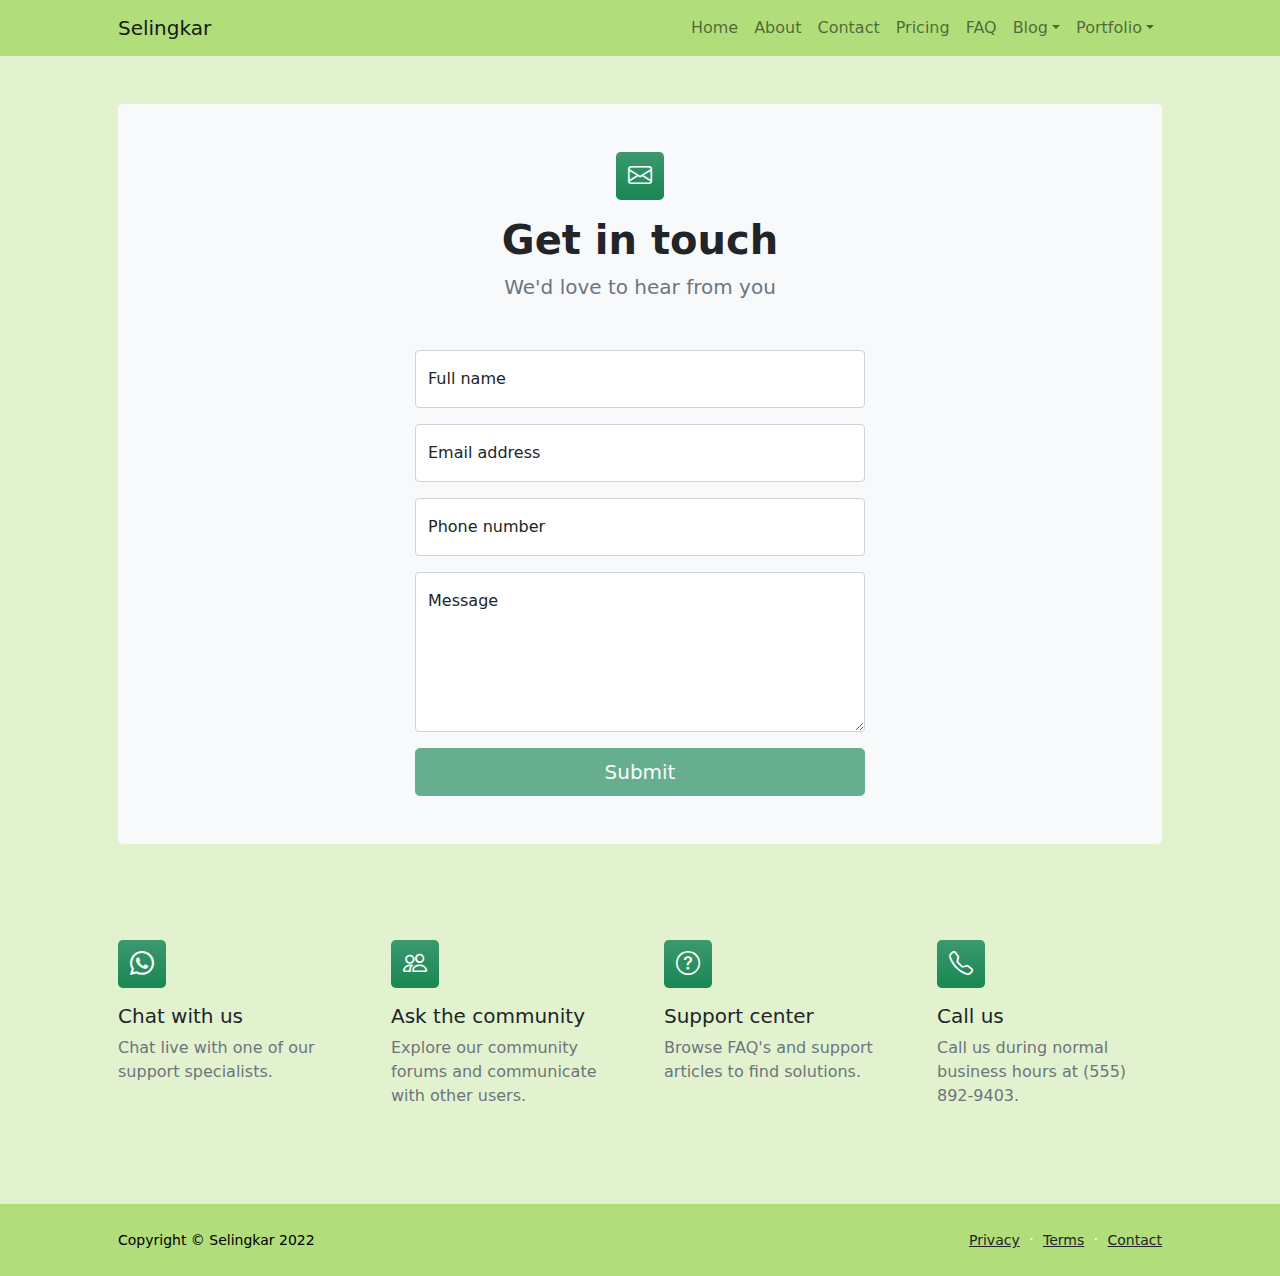
<file: selingkar/contact.html>
<!DOCTYPE html>
<html lang="en">
    <head>
        <meta charset="utf-8" />
        <meta name="viewport" content="width=device-width, initial-scale=1, shrink-to-fit=no" />
        <meta name="description" content />
        <meta name="author" content />
        <title>Selingkar - Sekolah Literasi Sayang Keluarga</title>
        <!-- Favicon-->
        <link rel="icon" type="image/x-icon" href="assets/logo.png" />
        <!-- Bootstrap icons-->
        <link href="https://cdn.jsdelivr.net/npm/bootstrap-icons@1.5.0/font/bootstrap-icons.css" rel="stylesheet" />
        <!-- Core theme CSS (includes Bootstrap)-->
        <link href="css/styles.css" rel="stylesheet" />
    </head>
    <body class="d-flex flex-column">
        <main class="flex-shrink-0">
            <!-- Navigation-->
            <nav class="navbar navbar-expand-lg navbar-light bg-green-2">
                <div class="container px-5">
                    <a class="navbar-brand" href="index.html">Selingkar</a>
                    <button class="navbar-toggler" type="button" data-bs-toggle="collapse" data-bs-target="#navbarSupportedContent" aria-controls="navbarSupportedContent" aria-expanded="false" aria-label="Toggle navigation"><span class="navbar-toggler-icon"></span></button>
                    <div class="collapse navbar-collapse" id="navbarSupportedContent">
                        <ul class="navbar-nav ms-auto mb-2 mb-lg-0">
                            <li class="nav-item"><a class="nav-link" href="index.html">Home</a></li>
                            <li class="nav-item"><a class="nav-link" href="about.html">About</a></li>
                            <li class="nav-item"><a class="nav-link" href="contact.html">Contact</a></li>
                            <li class="nav-item"><a class="nav-link" href="pricing.html">Pricing</a></li>
                            <li class="nav-item"><a class="nav-link" href="faq.html">FAQ</a></li>
                            <li class="nav-item dropdown">
                                <a class="nav-link dropdown-toggle" id="navbarDropdownBlog" href="#" role="button" data-bs-toggle="dropdown" aria-expanded="false">Blog</a>
                                <ul class="dropdown-menu dropdown-menu-end" aria-labelledby="navbarDropdownBlog">
                                    <li><a class="dropdown-item" href="blog-home.html">Blog Home</a></li>
                                    <li><a class="dropdown-item" href="blog-post.html">Blog Post</a></li>
                                </ul>
                            </li>
                            <li class="nav-item dropdown">
                                <a class="nav-link dropdown-toggle" id="navbarDropdownPortfolio" href="#" role="button" data-bs-toggle="dropdown" aria-expanded="false">Portfolio</a>
                                <ul class="dropdown-menu dropdown-menu-end" aria-labelledby="navbarDropdownPortfolio">
                                    <li><a class="dropdown-item" href="portfolio-overview.html">Portfolio Overview</a></li>
                                    <li><a class="dropdown-item" href="portfolio-item.html">Portfolio Item</a></li>
                                </ul>
                            </li>
                        </ul>
                    </div>
                </div>
            </nav>
            <!-- Page content-->
            <section class="py-5 bg-green-3">
                <div class="container px-5">
                    <!-- Contact form-->
                    <div class="bg-light rounded-3 py-5 px-4 px-md-5 mb-5">
                        <div class="text-center mb-5">
                            <div class="feature bg-success bg-gradient text-white rounded-3 mb-3"><i class="bi bi-envelope"></i></div>
                            <h1 class="fw-bolder">Get in touch</h1>
                            <p class="lead fw-normal text-muted mb-0">We'd love to hear from you</p>
                        </div>
                        <div class="row gx-5 justify-content-center">
                            <div class="col-lg-8 col-xl-6">
                                <!-- * * * * * * * * * * * * * * *-->
                                <!-- * * SB Forms Contact Form * *-->
                                <!-- * * * * * * * * * * * * * * *-->
                                <!-- This form is pre-integrated with SB Forms.-->
                                <!-- To make this form functional, sign up at-->
                                <!-- https://startbootstrap.com/solution/contact-forms-->
                                <!-- to get an API token!-->
                                <form id="contactForm" data-sb-form-api-token="API_TOKEN">
                                    <!-- Name input-->
                                    <div class="form-floating mb-3">
                                        <input class="form-control" id="name" type="text" placeholder="Enter your name..." data-sb-validations="required" />
                                        <label for="name">Full name</label>
                                        <div class="invalid-feedback" data-sb-feedback="name:required">A name is required.</div>
                                    </div>
                                    <!-- Email address input-->
                                    <div class="form-floating mb-3">
                                        <input class="form-control" id="email" type="email" placeholder="name@example.com" data-sb-validations="required,email" />
                                        <label for="email">Email address</label>
                                        <div class="invalid-feedback" data-sb-feedback="email:required">An email is required.</div>
                                        <div class="invalid-feedback" data-sb-feedback="email:email">Email is not valid.</div>
                                    </div>
                                    <!-- Phone number input-->
                                    <div class="form-floating mb-3">
                                        <input class="form-control" id="phone" type="tel" placeholder="(123) 456-7890" data-sb-validations="required" />
                                        <label for="phone">Phone number</label>
                                        <div class="invalid-feedback" data-sb-feedback="phone:required">A phone number is required.</div>
                                    </div>
                                    <!-- Message input-->
                                    <div class="form-floating mb-3">
                                        <textarea class="form-control" id="message" type="text" placeholder="Enter your message here..." style="height: 10rem" data-sb-validations="required"></textarea>
                                        <label for="message">Message</label>
                                        <div class="invalid-feedback" data-sb-feedback="message:required">A message is required.</div>
                                    </div>
                                    <!-- Submit success message-->
                                    <!---->
                                    <!-- This is what your users will see when the form-->
                                    <!-- has successfully submitted-->
                                    <div class="d-none" id="submitSuccessMessage">
                                        <div class="text-center mb-3">
                                            <div class="fw-bolder">Form submission successful!</div>
                                            To activate this form, sign up at
                                            <br />
                                            <a href="https://startbootstrap.com/solution/contact-forms">https://startbootstrap.com/solution/contact-forms</a>
                                        </div>
                                    </div>
                                    <!-- Submit error message-->
                                    <!---->
                                    <!-- This is what your users will see when there is-->
                                    <!-- an error submitting the form-->
                                    <div class="d-none" id="submitErrorMessage"><div class="text-center text-danger mb-3">Error sending message!</div></div>
                                    <!-- Submit Button-->
                                    <div class="d-grid"><button class="btn btn-success btn-lg disabled" id="submitButton" type="submit">Submit</button></div>
                                </form>
                            </div>
                        </div>
                    </div>
                    <!-- Contact cards-->
                    <div class="row gx-5 row-cols-2 row-cols-lg-4 py-5">
                        <div class="col">
                            <div class="feature bg-success bg-gradient text-white rounded-3 mb-3"><i class="bi bi-whatsapp"></i></div>
                            <div class="h5 mb-2">Chat with us</div>
                            <p class="text-muted mb-0">Chat live with one of our support specialists.</p>
                        </div>
                        <div class="col">
                            <div class="feature bg-success bg-gradient text-white rounded-3 mb-3"><i class="bi bi-people"></i></div>
                            <div class="h5">Ask the community</div>
                            <p class="text-muted mb-0">Explore our community forums and communicate with other users.</p>
                        </div>
                        <div class="col">
                            <div class="feature bg-success bg-gradient text-white rounded-3 mb-3"><i class="bi bi-question-circle"></i></div>
                            <div class="h5">Support center</div>
                            <p class="text-muted mb-0">Browse FAQ's and support articles to find solutions.</p>
                        </div>
                        <div class="col">
                            <div class="feature bg-success bg-gradient text-white rounded-3 mb-3"><i class="bi bi-telephone"></i></div>
                            <div class="h5">Call us</div>
                            <p class="text-muted mb-0">Call us during normal business hours at (555) 892-9403.</p>
                        </div>
                    </div>
                </div>
            </section>
        </main>
        <!-- Footer-->
        <footer class="bg-green-2 py-4 mt-auto">
            <div class="container px-5">
                <div class="row align-items-center justify-content-between flex-column flex-sm-row">
                    <div class="col-auto"><div class="small m-0 text-black">Copyright &copy; Selingkar 2022</div></div>
                    <div class="col-auto">
                        <a class="link-dark small" href="#!">Privacy</a>
                        <span class="text-white mx-1">&middot;</span>
                        <a class="link-dark small" href="#!">Terms</a>
                        <span class="text-white mx-1">&middot;</span>
                        <a class="link-dark small" href="https://wa.me/6285733856792">Contact</a>
                    </div>
                </div>
            </div>
        </footer>
        <!-- Bootstrap core JS-->
        <script src="https://cdn.jsdelivr.net/npm/bootstrap@5.1.3/dist/js/bootstrap.bundle.min.js"></script>
        <!-- Core theme JS-->
        <script src="js/scripts.js"></script>
        <!-- * * * * * * * * * * * * * * * * * * * * * * * * * * * * * * * * * * * * * * * *-->
        <!-- * *                               SB Forms JS                               * *-->
        <!-- * * Activate your form at https://startbootstrap.com/solution/contact-forms * *-->
        <!-- * * * * * * * * * * * * * * * * * * * * * * * * * * * * * * * * * * * * * * * *-->
        <script src="https://cdn.startbootstrap.com/sb-forms-latest.js"></script>
    </body>
</html>
</file>
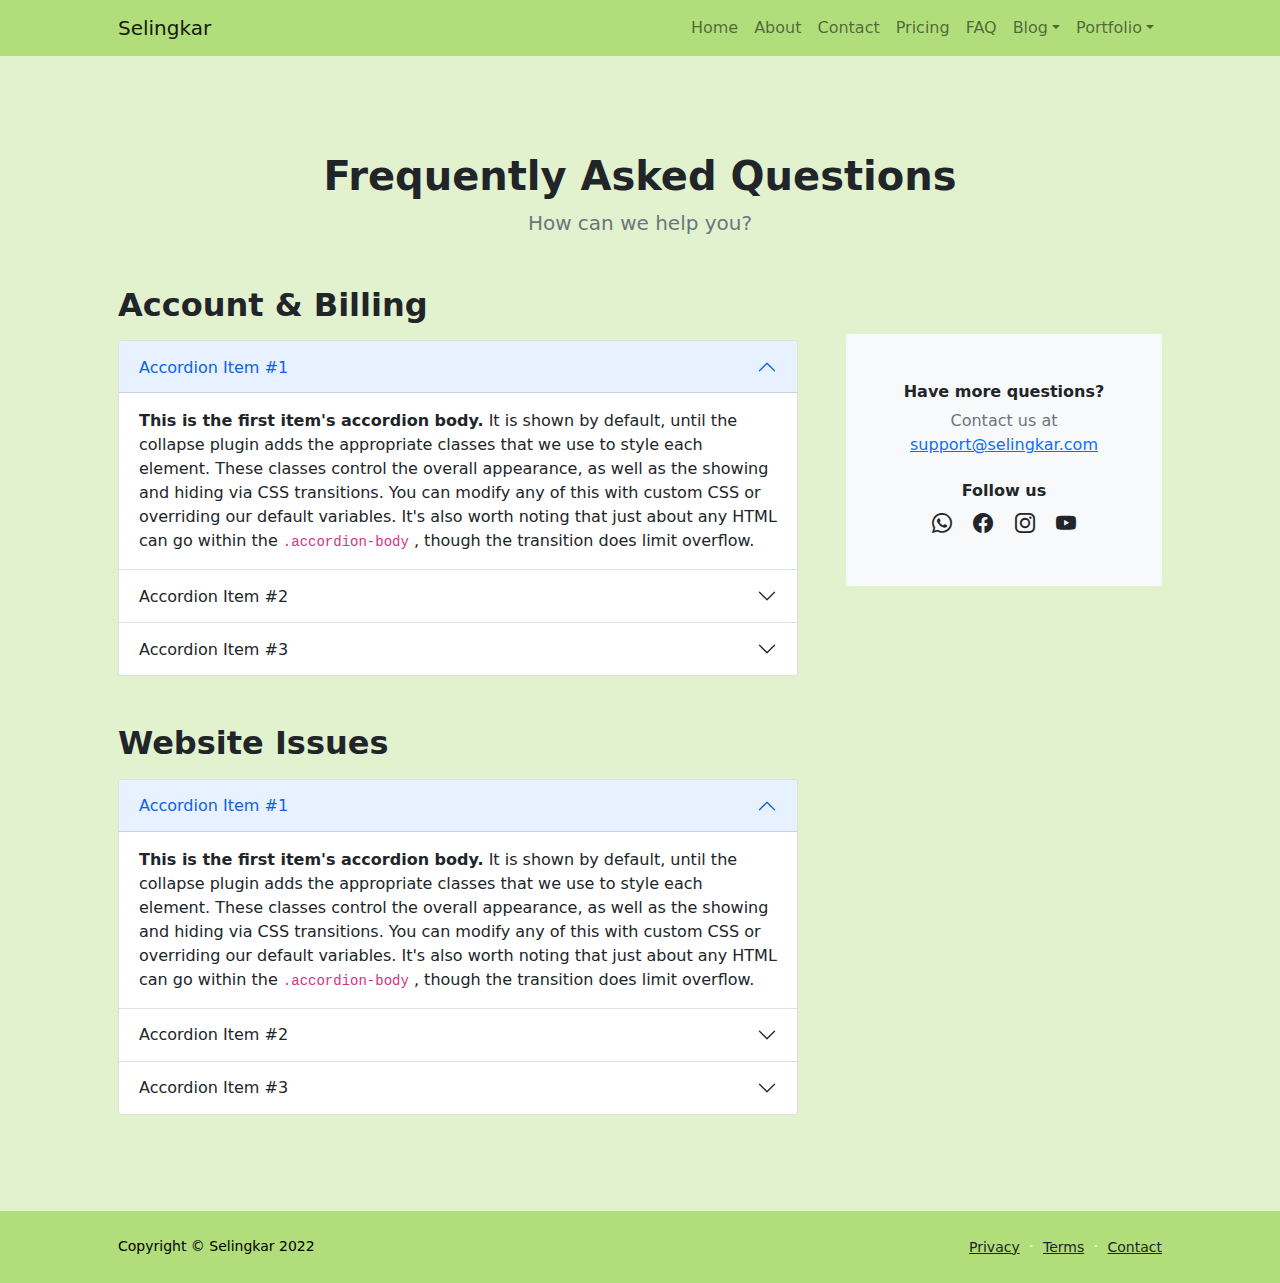
<file: selingkar/faq.html>
<!DOCTYPE html>
<html lang="en">
    <head>
        <meta charset="utf-8" />
        <meta name="viewport" content="width=device-width, initial-scale=1, shrink-to-fit=no" />
        <meta name="description" content="" />
        <meta name="author" content="" />
        <title>Selingkar - Sekolah Literasi Sayang Keluarga</title>
        <!-- Favicon-->
        <link rel="icon" type="image/x-icon" href="assets/logo.png" />
        <!-- Bootstrap icons-->
        <link href="https://cdn.jsdelivr.net/npm/bootstrap-icons@1.5.0/font/bootstrap-icons.css" rel="stylesheet" />
        <!-- Core theme CSS (includes Bootstrap)-->
        <link href="css/styles.css" rel="stylesheet" />
    </head>
    <body class="d-flex flex-column h-100">
        <main class="flex-shrink-0">
            <!-- Navigation-->
            <nav class="navbar navbar-expand-lg navbar-light bg-green-2">
                <div class="container px-5">
                    <a class="navbar-brand" href="index.html">Selingkar</a>
                    <button class="navbar-toggler" type="button" data-bs-toggle="collapse" data-bs-target="#navbarSupportedContent" aria-controls="navbarSupportedContent" aria-expanded="false" aria-label="Toggle navigation"><span class="navbar-toggler-icon"></span></button>
                    <div class="collapse navbar-collapse" id="navbarSupportedContent">
                        <ul class="navbar-nav ms-auto mb-2 mb-lg-0">
                            <li class="nav-item"><a class="nav-link" href="index.html">Home</a></li>
                            <li class="nav-item"><a class="nav-link" href="about.html">About</a></li>
                            <li class="nav-item"><a class="nav-link" href="contact.html">Contact</a></li>
                            <li class="nav-item"><a class="nav-link" href="pricing.html">Pricing</a></li>
                            <li class="nav-item"><a class="nav-link" href="faq.html">FAQ</a></li>
                            <li class="nav-item dropdown">
                                <a class="nav-link dropdown-toggle" id="navbarDropdownBlog" href="#" role="button" data-bs-toggle="dropdown" aria-expanded="false">Blog</a>
                                <ul class="dropdown-menu dropdown-menu-end" aria-labelledby="navbarDropdownBlog">
                                    <li><a class="dropdown-item" href="blog-home.html">Blog Home</a></li>
                                    <li><a class="dropdown-item" href="blog-post.html">Blog Post</a></li>
                                </ul>
                            </li>
                            <li class="nav-item dropdown">
                                <a class="nav-link dropdown-toggle" id="navbarDropdownPortfolio" href="#" role="button" data-bs-toggle="dropdown" aria-expanded="false">Portfolio</a>
                                <ul class="dropdown-menu dropdown-menu-end" aria-labelledby="navbarDropdownPortfolio">
                                    <li><a class="dropdown-item" href="portfolio-overview.html">Portfolio Overview</a></li>
                                    <li><a class="dropdown-item" href="portfolio-item.html">Portfolio Item</a></li>
                                </ul>
                            </li>
                        </ul>
                    </div>
                </div>
            </nav>
            <!-- Page Content-->
            <section class="py-5 bg-green-3">
                <div class="container px-5 my-5">
                    <div class="text-center mb-5">
                        <h1 class="fw-bolder">Frequently Asked Questions</h1>
                        <p class="lead fw-normal text-muted mb-0">How can we help you?</p>
                    </div>
                    <div class="row gx-5">
                        <div class="col-xl-8">
                            <!-- FAQ Accordion 1-->
                            <h2 class="fw-bolder mb-3">Account &amp; Billing</h2>
                            <div class="accordion mb-5" id="accordionExample">
                                <div class="accordion-item">
                                    <h3 class="accordion-header" id="headingOne"><button class="accordion-button" type="button" data-bs-toggle="collapse" data-bs-target="#collapseOne" aria-expanded="true" aria-controls="collapseOne">Accordion Item #1</button></h3>
                                    <div class="accordion-collapse collapse show" id="collapseOne" aria-labelledby="headingOne" data-bs-parent="#accordionExample">
                                        <div class="accordion-body">
                                            <strong>This is the first item's accordion body.</strong>
                                            It is shown by default, until the collapse plugin adds the appropriate classes that we use to style each element. These classes control the overall appearance, as well as the showing and hiding via CSS transitions. You can modify any of this with custom CSS or overriding our default variables. It's also worth noting that just about any HTML can go within the
                                            <code>.accordion-body</code>
                                            , though the transition does limit overflow.
                                        </div>
                                    </div>
                                </div>
                                <div class="accordion-item">
                                    <h3 class="accordion-header" id="headingTwo"><button class="accordion-button collapsed" type="button" data-bs-toggle="collapse" data-bs-target="#collapseTwo" aria-expanded="false" aria-controls="collapseTwo">Accordion Item #2</button></h3>
                                    <div class="accordion-collapse collapse" id="collapseTwo" aria-labelledby="headingTwo" data-bs-parent="#accordionExample">
                                        <div class="accordion-body">
                                            <strong>This is the second item's accordion body.</strong>
                                            It is hidden by default, until the collapse plugin adds the appropriate classes that we use to style each element. These classes control the overall appearance, as well as the showing and hiding via CSS transitions. You can modify any of this with custom CSS or overriding our default variables. It's also worth noting that just about any HTML can go within the
                                            <code>.accordion-body</code>
                                            , though the transition does limit overflow.
                                        </div>
                                    </div>
                                </div>
                                <div class="accordion-item">
                                    <h3 class="accordion-header" id="headingThree"><button class="accordion-button collapsed" type="button" data-bs-toggle="collapse" data-bs-target="#collapseThree" aria-expanded="false" aria-controls="collapseThree">Accordion Item #3</button></h3>
                                    <div class="accordion-collapse collapse" id="collapseThree" aria-labelledby="headingThree" data-bs-parent="#accordionExample">
                                        <div class="accordion-body">
                                            <strong>This is the third item's accordion body.</strong>
                                            It is hidden by default, until the collapse plugin adds the appropriate classes that we use to style each element. These classes control the overall appearance, as well as the showing and hiding via CSS transitions. You can modify any of this with custom CSS or overriding our default variables. It's also worth noting that just about any HTML can go within the
                                            <code>.accordion-body</code>
                                            , though the transition does limit overflow.
                                        </div>
                                    </div>
                                </div>
                            </div>
                            <!-- FAQ Accordion 2-->
                            <h2 class="fw-bolder mb-3">Website Issues</h2>
                            <div class="accordion mb-5 mb-xl-0" id="accordionExample2">
                                <div class="accordion-item">
                                    <h3 class="accordion-header" id="headingOne"><button class="accordion-button" type="button" data-bs-toggle="collapse" data-bs-target="#collapseOne" aria-expanded="true" aria-controls="collapseOne">Accordion Item #1</button></h3>
                                    <div class="accordion-collapse collapse show" id="collapseOne" aria-labelledby="headingOne" data-bs-parent="#accordionExample2">
                                        <div class="accordion-body">
                                            <strong>This is the first item's accordion body.</strong>
                                            It is shown by default, until the collapse plugin adds the appropriate classes that we use to style each element. These classes control the overall appearance, as well as the showing and hiding via CSS transitions. You can modify any of this with custom CSS or overriding our default variables. It's also worth noting that just about any HTML can go within the
                                            <code>.accordion-body</code>
                                            , though the transition does limit overflow.
                                        </div>
                                    </div>
                                </div>
                                <div class="accordion-item">
                                    <h3 class="accordion-header" id="headingTwo"><button class="accordion-button collapsed" type="button" data-bs-toggle="collapse" data-bs-target="#collapseTwo" aria-expanded="false" aria-controls="collapseTwo">Accordion Item #2</button></h3>
                                    <div class="accordion-collapse collapse" id="collapseTwo" aria-labelledby="headingTwo" data-bs-parent="#accordionExample2">
                                        <div class="accordion-body">
                                            <strong>This is the second item's accordion body.</strong>
                                            It is hidden by default, until the collapse plugin adds the appropriate classes that we use to style each element. These classes control the overall appearance, as well as the showing and hiding via CSS transitions. You can modify any of this with custom CSS or overriding our default variables. It's also worth noting that just about any HTML can go within the
                                            <code>.accordion-body</code>
                                            , though the transition does limit overflow.
                                        </div>
                                    </div>
                                </div>
                                <div class="accordion-item">
                                    <h3 class="accordion-header" id="headingThree"><button class="accordion-button collapsed" type="button" data-bs-toggle="collapse" data-bs-target="#collapseThree" aria-expanded="false" aria-controls="collapseThree">Accordion Item #3</button></h3>
                                    <div class="accordion-collapse collapse" id="collapseThree" aria-labelledby="headingThree" data-bs-parent="#accordionExample2">
                                        <div class="accordion-body">
                                            <strong>This is the third item's accordion body.</strong>
                                            It is hidden by default, until the collapse plugin adds the appropriate classes that we use to style each element. These classes control the overall appearance, as well as the showing and hiding via CSS transitions. You can modify any of this with custom CSS or overriding our default variables. It's also worth noting that just about any HTML can go within the
                                            <code>.accordion-body</code>
                                            , though the transition does limit overflow.
                                        </div>
                                    </div>
                                </div>
                            </div>
                        </div>
                        <div class="col-xl-4">
                            <div class="card border-0 bg-light mt-xl-5">
                                <div class="card-body p-4 py-lg-5">
                                    <div class="d-flex align-items-center justify-content-center">
                                        <div class="text-center">
                                            <div class="h6 fw-bolder">Have more questions?</div>
                                            <p class="text-muted mb-4">
                                                Contact us at
                                                <br />
                                                <a href="#!">support@selingkar.com</a>
                                            </p>
                                            <div class="h6 fw-bolder">Follow us</div>
                                            <a class="fs-5 px-2 link-dark" href="https://wa.me/6285733856792"><i class="bi-whatsapp"></i></a>
                                            <a class="fs-5 px-2 link-dark" href="https://www.facebook.com/SelingkarForum"><i class="bi-facebook"></i></a>
                                            <a class="fs-5 px-2 link-dark" href="https://www.instagram.com/selingkarforum/"><i class="bi-instagram"></i></a>
                                            <a class="fs-5 px-2 link-dark" href="https://www.youtube.com/channel/UC6UJQ_5UTS0jv3bDH763R8A"><i class="bi-youtube"></i></a>
                                        </div>
                                    </div>
                                </div>
                            </div>
                        </div>
                    </div>
                </div>
            </section>
        </main>
        <!-- Footer-->
        <footer class="bg-green-2 py-4 mt-auto">
            <div class="container px-5">
                <div class="row align-items-center justify-content-between flex-column flex-sm-row">
                    <div class="col-auto"><div class="small m-0 text-black">Copyright &copy; Selingkar 2022</div></div>
                    <div class="col-auto">
                        <a class="link-dark small" href="#!">Privacy</a>
                        <span class="text-white mx-1">&middot;</span>
                        <a class="link-dark small" href="#!">Terms</a>
                        <span class="text-white mx-1">&middot;</span>
                        <a class="link-dark small" href="https://wa.me/6285733856792">Contact</a>
                    </div>
                </div>
            </div>
        </footer>
        <!-- Bootstrap core JS-->
        <script src="https://cdn.jsdelivr.net/npm/bootstrap@5.1.3/dist/js/bootstrap.bundle.min.js"></script>
        <!-- Core theme JS-->
        <script src="js/scripts.js"></script>
    </body>
</html>
</file>
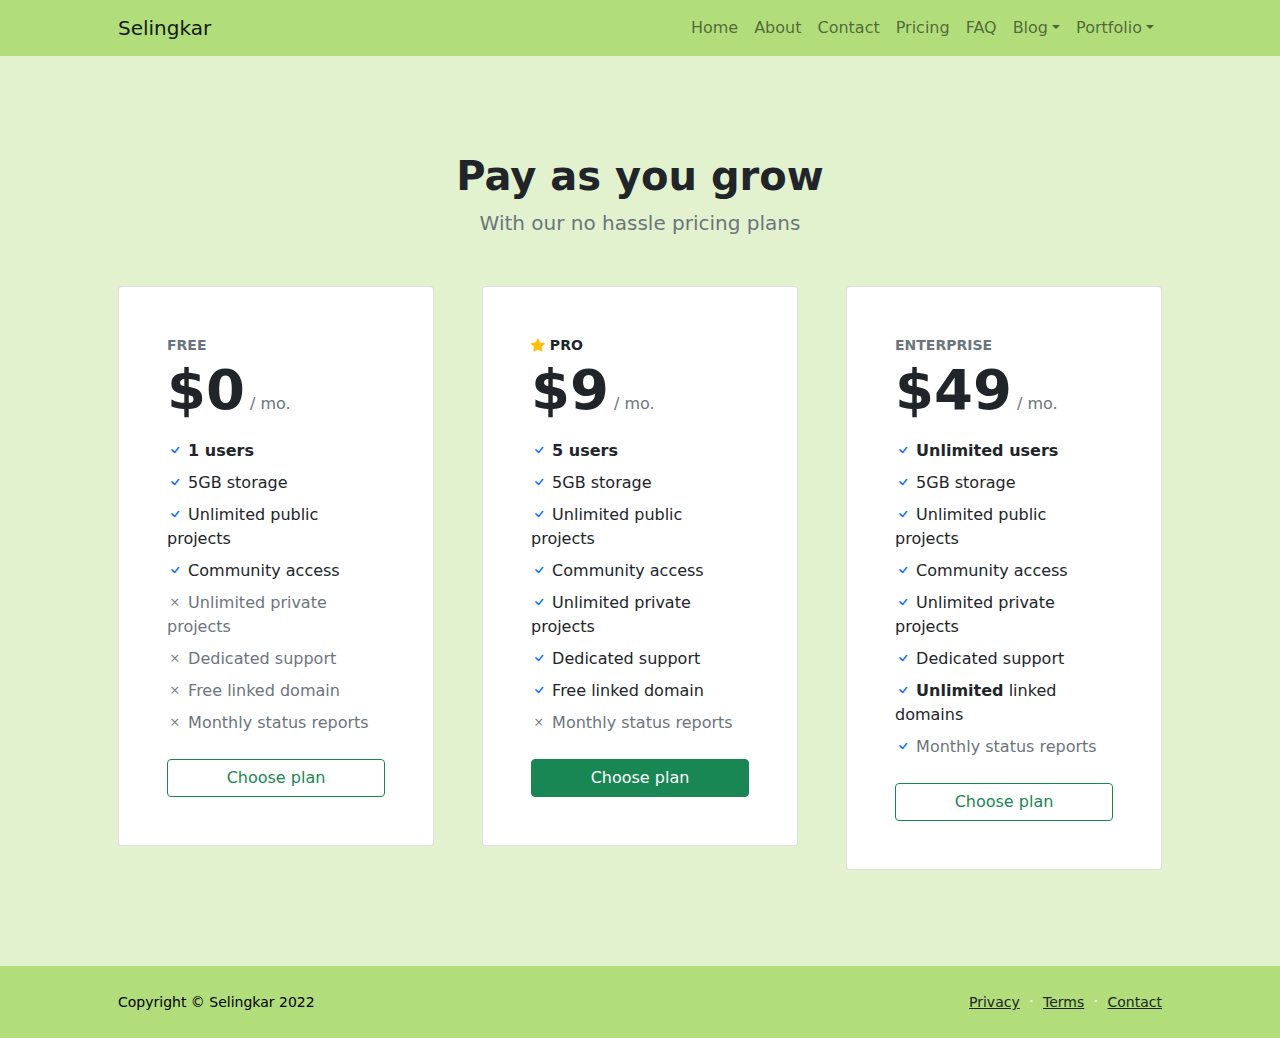
<file: selingkar/pricing.html>
<!DOCTYPE html>
<html lang="en">
    <head>
        <meta charset="utf-8" />
        <meta name="viewport" content="width=device-width, initial-scale=1, shrink-to-fit=no" />
        <meta name="description" content="" />
        <meta name="author" content="" />
        <title>Selingkar - Sekolah Literasi Sayang Keluarga</title>
        <!-- Favicon-->
        <link rel="icon" type="image/x-icon" href="assets/logo.png" />
        <!-- Bootstrap icons-->
        <link href="https://cdn.jsdelivr.net/npm/bootstrap-icons@1.5.0/font/bootstrap-icons.css" rel="stylesheet" />
        <!-- Core theme CSS (includes Bootstrap)-->
        <link href="css/styles.css" rel="stylesheet" />
    </head>
    <body class="d-flex flex-column">
        <main class="flex-shrink-0">
            <!-- Navigation-->
            <nav class="navbar navbar-expand-lg navbar-light bg-green-2">
                <div class="container px-5">
                    <a class="navbar-brand" href="index.html">Selingkar</a>
                    <button class="navbar-toggler" type="button" data-bs-toggle="collapse" data-bs-target="#navbarSupportedContent" aria-controls="navbarSupportedContent" aria-expanded="false" aria-label="Toggle navigation"><span class="navbar-toggler-icon"></span></button>
                    <div class="collapse navbar-collapse" id="navbarSupportedContent">
                        <ul class="navbar-nav ms-auto mb-2 mb-lg-0">
                            <li class="nav-item"><a class="nav-link" href="index.html">Home</a></li>
                            <li class="nav-item"><a class="nav-link" href="about.html">About</a></li>
                            <li class="nav-item"><a class="nav-link" href="contact.html">Contact</a></li>
                            <li class="nav-item"><a class="nav-link" href="pricing.html">Pricing</a></li>
                            <li class="nav-item"><a class="nav-link" href="faq.html">FAQ</a></li>
                            <li class="nav-item dropdown">
                                <a class="nav-link dropdown-toggle" id="navbarDropdownBlog" href="#" role="button" data-bs-toggle="dropdown" aria-expanded="false">Blog</a>
                                <ul class="dropdown-menu dropdown-menu-end" aria-labelledby="navbarDropdownBlog">
                                    <li><a class="dropdown-item" href="blog-home.html">Blog Home</a></li>
                                    <li><a class="dropdown-item" href="blog-post.html">Blog Post</a></li>
                                </ul>
                            </li>
                            <li class="nav-item dropdown">
                                <a class="nav-link dropdown-toggle" id="navbarDropdownPortfolio" href="#" role="button" data-bs-toggle="dropdown" aria-expanded="false">Portfolio</a>
                                <ul class="dropdown-menu dropdown-menu-end" aria-labelledby="navbarDropdownPortfolio">
                                    <li><a class="dropdown-item" href="portfolio-overview.html">Portfolio Overview</a></li>
                                    <li><a class="dropdown-item" href="portfolio-item.html">Portfolio Item</a></li>
                                </ul>
                            </li>
                        </ul>
                    </div>
                </div>
            </nav>
            <!-- Pricing section-->
            <section class="bg-green-3 py-5">
                <div class="container px-5 my-5">
                    <div class="text-center mb-5">
                        <h1 class="fw-bolder">Pay as you grow</h1>
                        <p class="lead fw-normal text-muted mb-0">With our no hassle pricing plans</p>
                    </div>
                    <div class="row gx-5 justify-content-center">
                        <!-- Pricing card free-->
                        <div class="col-lg-6 col-xl-4">
                            <div class="card mb-5 mb-xl-0">
                                <div class="card-body p-5">
                                    <div class="small text-uppercase fw-bold text-muted">Free</div>
                                    <div class="mb-3">
                                        <span class="display-4 fw-bold">$0</span>
                                        <span class="text-muted">/ mo.</span>
                                    </div>
                                    <ul class="list-unstyled mb-4">
                                        <li class="mb-2">
                                            <i class="bi bi-check text-primary"></i>
                                            <strong>1 users</strong>
                                        </li>
                                        <li class="mb-2">
                                            <i class="bi bi-check text-primary"></i>
                                            5GB storage
                                        </li>
                                        <li class="mb-2">
                                            <i class="bi bi-check text-primary"></i>
                                            Unlimited public projects
                                        </li>
                                        <li class="mb-2">
                                            <i class="bi bi-check text-primary"></i>
                                            Community access
                                        </li>
                                        <li class="mb-2 text-muted">
                                            <i class="bi bi-x"></i>
                                            Unlimited private projects
                                        </li>
                                        <li class="mb-2 text-muted">
                                            <i class="bi bi-x"></i>
                                            Dedicated support
                                        </li>
                                        <li class="mb-2 text-muted">
                                            <i class="bi bi-x"></i>
                                            Free linked domain
                                        </li>
                                        <li class="text-muted">
                                            <i class="bi bi-x"></i>
                                            Monthly status reports
                                        </li>
                                    </ul>
                                    <div class="d-grid"><a class="btn btn-outline-success" href="https://selingkar.literasi.xyz/page/keluarga">Choose plan</a></div>
                                </div>
                            </div>
                        </div>
                        <!-- Pricing card pro-->
                        <div class="col-lg-6 col-xl-4">
                            <div class="card mb-5 mb-xl-0">
                                <div class="card-body p-5">
                                    <div class="small text-uppercase fw-bold">
                                        <i class="bi bi-star-fill text-warning"></i>
                                        Pro
                                    </div>
                                    <div class="mb-3">
                                        <span class="display-4 fw-bold">$9</span>
                                        <span class="text-muted">/ mo.</span>
                                    </div>
                                    <ul class="list-unstyled mb-4">
                                        <li class="mb-2">
                                            <i class="bi bi-check text-primary"></i>
                                            <strong>5 users</strong>
                                        </li>
                                        <li class="mb-2">
                                            <i class="bi bi-check text-primary"></i>
                                            5GB storage
                                        </li>
                                        <li class="mb-2">
                                            <i class="bi bi-check text-primary"></i>
                                            Unlimited public projects
                                        </li>
                                        <li class="mb-2">
                                            <i class="bi bi-check text-primary"></i>
                                            Community access
                                        </li>
                                        <li class="mb-2">
                                            <i class="bi bi-check text-primary"></i>
                                            Unlimited private projects
                                        </li>
                                        <li class="mb-2">
                                            <i class="bi bi-check text-primary"></i>
                                            Dedicated support
                                        </li>
                                        <li class="mb-2">
                                            <i class="bi bi-check text-primary"></i>
                                            Free linked domain
                                        </li>
                                        <li class="text-muted">
                                            <i class="bi bi-x"></i>
                                            Monthly status reports
                                        </li>
                                    </ul>
                                    <div class="d-grid"><a class="btn btn-success" href="https://selingkar.literasi.xyz/page/keluarga">Choose plan</a></div>
                                </div>
                            </div>
                        </div>
                        <!-- Pricing card enterprise-->
                        <div class="col-lg-6 col-xl-4">
                            <div class="card">
                                <div class="card-body p-5">
                                    <div class="small text-uppercase fw-bold text-muted">Enterprise</div>
                                    <div class="mb-3">
                                        <span class="display-4 fw-bold">$49</span>
                                        <span class="text-muted">/ mo.</span>
                                    </div>
                                    <ul class="list-unstyled mb-4">
                                        <li class="mb-2">
                                            <i class="bi bi-check text-primary"></i>
                                            <strong>Unlimited users</strong>
                                        </li>
                                        <li class="mb-2">
                                            <i class="bi bi-check text-primary"></i>
                                            5GB storage
                                        </li>
                                        <li class="mb-2">
                                            <i class="bi bi-check text-primary"></i>
                                            Unlimited public projects
                                        </li>
                                        <li class="mb-2">
                                            <i class="bi bi-check text-primary"></i>
                                            Community access
                                        </li>
                                        <li class="mb-2">
                                            <i class="bi bi-check text-primary"></i>
                                            Unlimited private projects
                                        </li>
                                        <li class="mb-2">
                                            <i class="bi bi-check text-primary"></i>
                                            Dedicated support
                                        </li>
                                        <li class="mb-2">
                                            <i class="bi bi-check text-primary"></i>
                                            <strong>Unlimited</strong>
                                            linked domains
                                        </li>
                                        <li class="text-muted">
                                            <i class="bi bi-check text-primary"></i>
                                            Monthly status reports
                                        </li>
                                    </ul>
                                    <div class="d-grid"><a class="btn btn-outline-success" href="https://selingkar.literasi.xyz/page/keluarga">Choose plan</a></div>
                                </div>
                            </div>
                        </div>
                    </div>
                </div>
            </section>
        </main>
        <!-- Footer-->
        <footer class="bg-green-2 py-4 mt-auto">
            <div class="container px-5">
                <div class="row align-items-center justify-content-between flex-column flex-sm-row">
                    <div class="col-auto"><div class="small m-0 text-black">Copyright &copy; Selingkar 2022</div></div>
                    <div class="col-auto">
                        <a class="link-dark small" href="#!">Privacy</a>
                        <span class="text-white mx-1">&middot;</span>
                        <a class="link-dark small" href="#!">Terms</a>
                        <span class="text-white mx-1">&middot;</span>
                        <a class="link-dark small" href="https://wa.me/6285733856792">Contact</a>
                    </div>
                </div>
            </div>
        </footer>
        <!-- Bootstrap core JS-->
        <script src="https://cdn.jsdelivr.net/npm/bootstrap@5.1.3/dist/js/bootstrap.bundle.min.js"></script>
        <!-- Core theme JS-->
        <script src="js/scripts.js"></script>
    </body>
</html>
</file>
